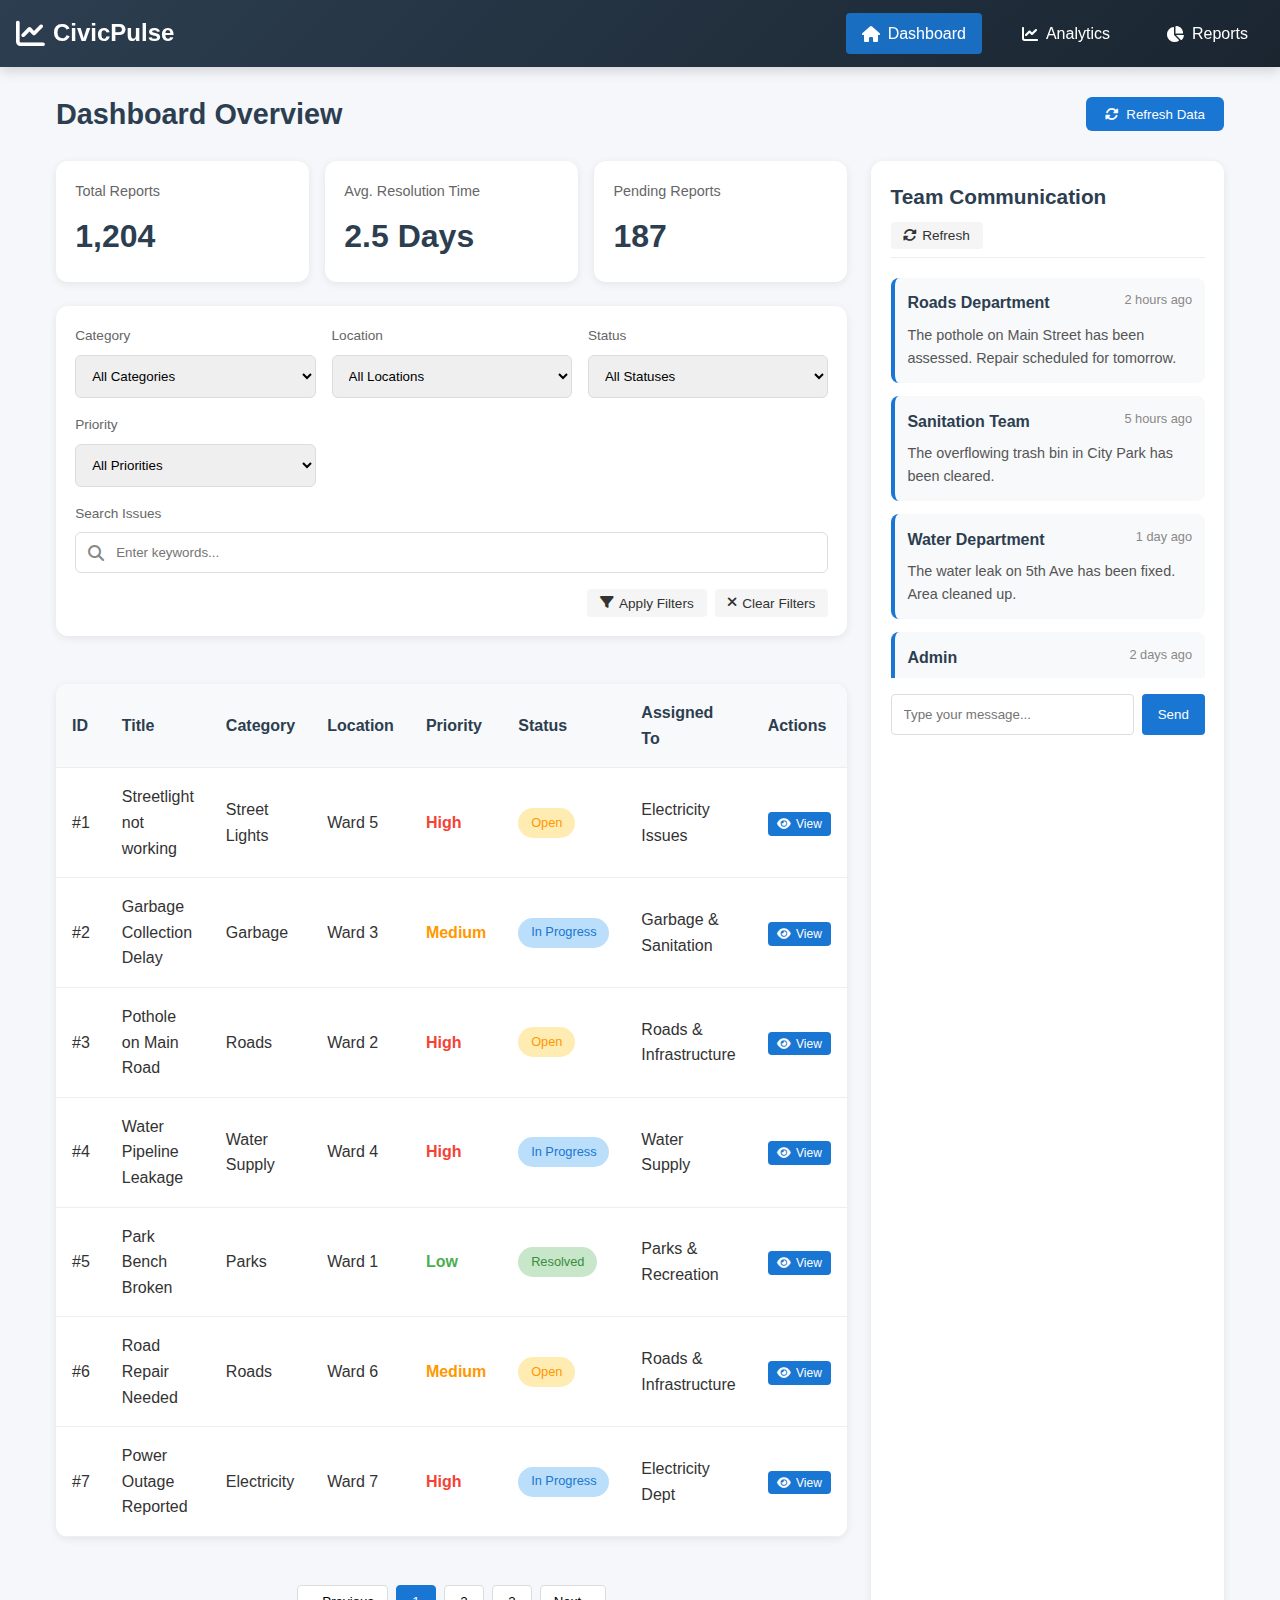
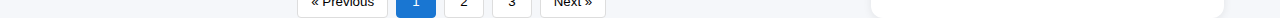
<file: issues.html>
<!DOCTYPE html>
<html lang="en">
<head>
    <meta charset="UTF-8">
    <meta name="viewport" content="width=device-width, initial-scale=1.0">
    <title>CivicPulse - Dashboard</title>
    <link rel="stylesheet" href="https://cdnjs.cloudflare.com/ajax/libs/font-awesome/6.4.0/css/all.min.css">
    <link rel="stylesheet" href="issues.css">
</head>
<body>
    <header class="header">
        <div class="logo-container">
            <div class="logo">
                <i class="fas fa-chart-line logo-icon"></i>
                <span>CivicPulse</span>
            </div>
        </div>
        
        <nav class="header-nav">
            <a href="index.html" class="header-nav-link active">
                <i class="fas fa-home"></i> <span>Dashboard</span>
            </a>
            <a href="analysis.html" class="header-nav-link">
                <i class="fas fa-chart-line"></i> <span>Analytics</span>
            </a>
            <a href="report.html" class="header-nav-link">
                <i class="fas fa-chart-pie"></i> <span>Reports</span>
            </a>
        </nav>
        
        <button class="mobile-menu-btn">
            <i class="fas fa-bars"></i>
        </button>
    </header>

    <div class="container">
        <div class="page-header">
            <h1 class="page-title">Dashboard Overview</h1>
            <button class="refresh-btn" onclick="refreshData()">
                <i class="fas fa-sync-alt"></i> Refresh Data
            </button>
        </div>

        <div class="dashboard-content">
            <div class="main-content">
                <div class="metrics-grid">
                    <div class="metric-card">
                        <div class="metric-label">Total Reports</div>
                        <div class="metric-value">1,204</div>
                    </div>
                    <div class="metric-card">
                        <div class="metric-label">Avg. Resolution Time</div>
                        <div class="metric-value">2.5 Days</div>
                    </div>
                    <div class="metric-card">
                        <div class="metric-label">Pending Reports</div>
                        <div class="metric-value">187</div>
                    </div>
                </div>

                <div class="filters-container">
                    <div class="filters-row">
                        <div class="filter-group">
                            <label class="filter-label">Category</label>
                            <select class="filter-select" id="categoryFilter">
                                <option value="">All Categories</option>
                                <option value="roads">Roads & Infrastructure</option>
                                <option value="garbage">Garbage & Sanitation</option>
                                <option value="water">Water Supply</option>
                                <option value="electricity">Electricity Issues</option>
                                <option value="parks">Parks & Recreation</option>
                            </select>
                        </div>

                        <div class="filter-group">
                            <label class="filter-label">Location</label>
                            <select class="filter-select" id="locationFilter">
                                <option value="">All Locations</option>
                                <option value="ward1">Ward 1</option>
                                <option value="ward2">Ward 2</option>
                                <option value="ward3">Ward 3</option>
                                <option value="ward4">Ward 4</option>
                                <option value="ward5">Ward 5</option>
                                <option value="ward6">Ward 6</option>
                                <option value="ward7">Ward 7</option>
                                <option value="ward8">Ward 8</option>
                            </select>
                        </div>

                        <div class="filter-group">
                            <label class="filter-label">Status</label>
                            <select class="filter-select" id="statusFilter">
                                <option value="">All Statuses</option>
                                <option value="open">Open</option>
                                <option value="in-progress">In Progress</option>
                                <option value="resolved">Resolved</option>
                            </select>
                        </div>

                        <div class="filter-group">
                            <label class="filter-label">Priority</label>
                            <select class="filter-select" id="priorityFilter">
                                <option value="">All Priorities</option>
                                <option value="high">High</option>
                                <option value="medium">Medium</option>
                                <option value="low">Low</option>
                            </select>
                        </div>

                        <div class="search-group">
                            <label class="filter-label">Search Issues</label>
                            <div class="search-container">
                                <i class="fas fa-search search-icon"></i>
                                <input type="text" class="search-input" id="searchInput" placeholder="Enter keywords...">
                            </div>
                        </div>
                    </div>

                    <div class="action-buttons">
                        <button class="action-btn btn-secondary" onclick="applyFilters()">
                            <i class="fas fa-filter"></i> Apply Filters
                        </button>
                        <button class="action-btn btn-secondary" onclick="clearFilters()">
                            <i class="fas fa-times"></i> Clear Filters
                        </button>
                    </div>
                </div>

                <div class="issues-table-container">
                    <table class="issues-table">
                        <thead>
                            <tr>
                                <th>ID</th>
                                <th>Title</th>
                                <th>Category</th>
                                <th>Location</th>
                                <th>Priority</th>
                                <th>Status</th>
                                <th>Assigned To</th>
                                <th>Actions</th>
                            </tr>
                        </thead>
                        <tbody id="issuesTableBody">
                            <tr data-category="street lights" data-location="ward5" data-priority="high" data-status="open">
                                <td>#1</td>
                                <td>Streetlight not working</td>
                                <td>Street Lights</td>
                                <td>Ward 5</td>
                                <td class="priority-high">High</td>
                                <td><span class="status-badge status-open">Open</span></td>
                                <td>Electricity Issues</td>
                                <td>
                                    <button class="action-btn btn-small btn-primary" onclick="viewDetails(1)">
                                        <i class="fas fa-eye"></i> View
                                    </button>
                                </td>
                            </tr>
                            <tr data-category="garbage" data-location="ward3" data-priority="medium" data-status="in-progress">
                                <td>#2</td>
                                <td>Garbage Collection Delay</td>
                                <td>Garbage</td>
                                <td>Ward 3</td>
                                <td class="priority-medium">Medium</td>
                                <td><span class="status-badge status-in-progress">In Progress</span></td>
                                <td>Garbage & Sanitation</td>
                                <td>
                                    <button class="action-btn btn-small btn-primary" onclick="viewDetails(2)">
                                        <i class="fas fa-eye"></i> View
                                    </button>
                                </td>
                            </tr>
                            <tr data-category="roads" data-location="ward2" data-priority="high" data-status="open">
                                <td>#3</td>
                                <td>Pothole on Main Road</td>
                                <td>Roads</td>
                                <td>Ward 2</td>
                                <td class="priority-high">High</td>
                                <td><span class="status-badge status-open">Open</span></td>
                                <td>Roads & Infrastructure</td>
                                <td>
                                    <button class="action-btn btn-small btn-primary" onclick="viewDetails(3)">
                                        <i class="fas fa-eye"></i> View
                                    </button>
                                </td>
                            </tr>
                            <tr data-category="water supply" data-location="ward4" data-priority="high" data-status="in-progress">
                                <td>#4</td>
                                <td>Water Pipeline Leakage</td>
                                <td>Water Supply</td>
                                <td>Ward 4</td>
                                <td class="priority-high">High</td>
                                <td><span class="status-badge status-in-progress">In Progress</span></td>
                                <td>Water Supply</td>
                                <td>
                                    <button class="action-btn btn-small btn-primary" onclick="viewDetails(4)">
                                        <i class="fas fa-eye"></i> View
                                    </button>
                                </td>
                            </tr>
                            <tr data-category="parks" data-location="ward1" data-priority="low" data-status="resolved">
                                <td>#5</td>
                                <td>Park Bench Broken</td>
                                <td>Parks</td>
                                <td>Ward 1</td>
                                <td class="priority-low">Low</td>
                                <td><span class="status-badge status-resolved">Resolved</span></td>
                                <td>Parks & Recreation</td>
                                <td>
                                    <button class="action-btn btn-small btn-primary" onclick="viewDetails(5)">
                                        <i class="fas fa-eye"></i> View
                                    </button>
                                </td>
                            </tr>
                            <tr data-category="roads" data-location="ward6" data-priority="medium" data-status="open">
                                <td>#6</td>
                                <td>Road Repair Needed</td>
                                <td>Roads</td>
                                <td>Ward 6</td>
                                <td class="priority-medium">Medium</td>
                                <td><span class="status-badge status-open">Open</span></td>
                                <td>Roads & Infrastructure</td>
                                <td>
                                    <button class="action-btn btn-small btn-primary" onclick="viewDetails(6)">
                                        <i class="fas fa-eye"></i> View
                                    </button>
                                </td>
                            </tr>
                            <tr data-category="electricity" data-location="ward7" data-priority="high" data-status="in-progress">
                                <td>#7</td>
                                <td>Power Outage Reported</td>
                                <td>Electricity</td>
                                <td>Ward 7</td>
                                <td class="priority-high">High</td>
                                <td><span class="status-badge status-in-progress">In Progress</span></td>
                                <td>Electricity Dept</td>
                                <td>
                                    <button class="action-btn btn-small btn-primary" onclick="viewDetails(7)">
                                        <i class="fas fa-eye"></i> View
                                    </button>
                                </td>
                            </tr>
                        </tbody>
                    </table>
                </div>

                <div class="pagination">
                    <button class="pagination-btn">&laquo; Previous</button>
                    <button class="pagination-btn active">1</button>
                    <button class="pagination-btn">2</button>
                    <button class="pagination-btn">3</button>
                    <button class="pagination-btn">Next &raquo;</button>
                </div>
            </div>

            <div class="communication-section">
                <div class="section-header">
                    <h3 class="section-title">Team Communication</h3>
                    <button class="action-btn btn-secondary" onclick="refreshMessages()">
                        <i class="fas fa-sync-alt"></i> Refresh
                    </button>
                </div>

                <div class="message-list" id="messageList">
                    <div class="message-item">
                        <div class="message-header">
                            <span class="message-sender">Roads Department</span>
                            <span class="message-time">2 hours ago</span>
                        </div>
                        <div class="message-content">
                            The pothole on Main Street has been assessed. Repair scheduled for tomorrow.
                        </div>
                    </div>
                    <div class="message-item">
                        <div class="message-header">
                            <span class="message-sender">Sanitation Team</span>
                            <span class="message-time">5 hours ago</span>
                        </div>
                        <div class="message-content">
                            The overflowing trash bin in City Park has been cleared.
                        </div>
                    </div>
                    <div class="message-item">
                        <div class="message-header">
                            <span class="message-sender">Water Department</span>
                            <span class="message-time">1 day ago</span>
                        </div>
                        <div class="message-content">
                            The water leak on 5th Ave has been fixed. Area cleaned up.
                        </div>
                    </div>
                    <div class="message-item">
                        <div class="message-header">
                            <span class="message-sender">Admin</span>
                            <span class="message-time">2 days ago</span>
                        </div>
                        <div class="message-content">
                            Team meeting scheduled for Friday at 10 AM to discuss priority issues.
                        </div>
                    </div>
                </div>

                <div class="send-message-form">
                    <input type="text" class="message-input" id="messageInput" placeholder="Type your message...">
                    <button class="send-btn" onclick="sendMessage()">Send</button>
                </div>
            </div>
        </div>
    </div>
    <script src="issues.js"></script>
</body>
</html>
</file>
<file: issues.css>
* {
            margin: 0;
            padding: 0;
            box-sizing: border-box;
        }

        body {
            font-family: 'Segoe UI', Tahoma, Geneva, Verdana, sans-serif;
            background-color: #f5f7fa;
            color: #333;
            line-height: 1.6;
        }

        .header {
            background: linear-gradient(135deg, #2c3e50 0%, #1a2530 100%);
            padding: 0.8rem 1rem;
            box-shadow: 0 4px 12px rgba(0,0,0,0.15);
            display: flex;
            justify-content: space-between;
            align-items: center;
            margin-bottom: 1.5rem;
            position: sticky;
            top: 0;
            z-index: 1000;
        }

        .logo-container {
            display: flex;
            align-items: center;
            gap: 0.8rem;
        }

        .logo {
            font-size: 1.5rem;
            font-weight: 700;
            color: white;
            display: flex;
            align-items: center;
            gap: 0.5rem;
        }

        .logo-icon {
            font-size: 1.8rem;
            animation: pulse 2s infinite;
        }

        @keyframes pulse {
            0% { transform: scale(1); }
            50% { transform: scale(1.05); }
            100% { transform: scale(1); }
        }

        .header-nav {
            display: flex;
            gap: 1.5rem;
            align-items: center;
        }

        .header-nav-link {
            color: white;
            text-decoration: none;
            font-weight: 500;
            padding: 0.5rem 1rem;
            border-radius: 4px;
            transition: background-color 0.3s ease;
            display: flex;
            align-items: center;
            gap: 0.5rem;
        }

        .header-nav-link:hover {
            background-color: rgba(255, 255, 255, 0.1);
        }

        .header-nav-link.active {
            background-color: rgba(25, 118, 210, 0.9);
        }

        .container {
            max-width: 1200px;
            margin: 0 auto;
            padding: 0 1rem;
        }

        .page-header {
            display: flex;
            justify-content: space-between;
            align-items: center;
            margin-bottom: 1.5rem;
            flex-wrap: wrap;
            gap: 1rem;
        }

        .page-title {
            font-size: 1.8rem;
            font-weight: 700;
            color: #2c3e50;
        }

        .refresh-btn {
            background: #1976d2;
            color: white;
            border: none;
            padding: 0.6rem 1.2rem;
            border-radius: 6px;
            cursor: pointer;
            display: flex;
            align-items: center;
            gap: 0.5rem;
            transition: all 0.3s ease;
            white-space: nowrap;
        }

        .refresh-btn:hover {
            background: #1565c0;
            box-shadow: 0 2px 8px rgba(25, 118, 210, 0.4);
        }

        .dashboard-content {
            display: grid;
            grid-template-columns: 2fr 1fr;
            gap: 1.5rem;
        }

        .main-content {
            display: flex;
            flex-direction: column;
            gap: 1.5rem;
        }

        .metrics-grid {
            display: grid;
            grid-template-columns: repeat(auto-fit, minmax(200px, 1fr));
            gap: 1rem;
        }

        .metric-card {
            background: white;
            padding: 1.2rem;
            border-radius: 12px;
            box-shadow: 0 2px 8px rgba(0,0,0,0.08);
            transition: transform 0.2s ease;
        }

        .metric-card:hover {
            transform: translateY(-2px);
        }

        .metric-label {
            font-size: 0.9rem;
            color: #666;
            margin-bottom: 0.5rem;
        }

        .metric-value {
            font-size: 2rem;
            font-weight: 700;
            color: #2c3e50;
        }

        .issues-table-container {
            background: white;
            border-radius: 12px;
            box-shadow: 0 2px 8px rgba(0,0,0,0.08);
            overflow: hidden;
            width: 100%;
            overflow-x: auto;
        }

        .issues-table {
            width: 100%;
            border-collapse: collapse;
            min-width: 700px;
        }

        .issues-table th, .issues-table td {
            padding: 1rem;
            text-align: left;
            border-bottom: 1px solid #eee;
        }

        .issues-table th {
            background-color: #f8f9fa;
            font-weight: 600;
            color: #2c3e50;
            position: sticky;
            top: 0;
        }

        .issues-table tr:hover {
            background-color: #f8f9fa;
        }

        .status-badge {
            padding: 0.3rem 0.8rem;
            border-radius: 20px;
            font-size: 0.8rem;
            font-weight: 500;
            display: inline-block;
            white-space: nowrap;
        }

        .status-open {
            background-color: #ffecb3;
            color: #ff9800;
        }

        .status-in-progress {
            background-color: #bbdefb;
            color: #1976d2;
        }

        .status-resolved {
            background-color: #c8e6c9;
            color: #388e3c;
        }

        .priority-high {
            color: #f44336;
            font-weight: 600;
        }

        .priority-medium {
            color: #ff9800;
            font-weight: 600;
        }

        .priority-low {
            color: #4caf50;
            font-weight: 600;
        }

        .action-btn {
            padding: 0.4rem 0.8rem;
            border: none;
            border-radius: 4px;
            cursor: pointer;
            font-size: 0.85rem;
            transition: all 0.2s ease;
            display: inline-flex;
            align-items: center;
            gap: 0.3rem;
            white-space: nowrap;
        }

        .btn-small {
            padding: 0.3rem 0.6rem;
            font-size: 0.75rem;
        }

        .btn-primary {
            background: #1976d2;
            color: white;
        }

        .btn-primary:hover {
            background: #1565c0;
        }

        .btn-secondary {
            background: #f5f5f5;
            color: #333;
        }

        .btn-secondary:hover {
            background: #e0e0e0;
        }

        .communication-section {
            background: white;
            border-radius: 12px;
            box-shadow: 0 2px 8px rgba(0,0,0,0.08);
            padding: 1.2rem;
            display: flex;
            flex-direction: column;
            height: 100%;
        }

        .section-header {
            display: flex;
            justify-content: space-between;
            align-items: center;
            margin-bottom: 1.2rem;
            padding-bottom: 0.5rem;
            border-bottom: 1px solid #eee;
            flex-wrap: wrap;
            gap: 0.5rem;
        }

        .section-title {
            font-size: 1.3rem;
            font-weight: 600;
            color: #2c3e50;
        }

        .message-list {
            flex: 1;
            overflow-y: auto;
            max-height: 400px;
            margin-bottom: 1rem;
        }

        .message-item {
            padding: 0.8rem;
            border-radius: 8px;
            margin-bottom: 0.8rem;
            background: #f8f9fa;
            border-left: 4px solid #1976d2;
        }

        .message-header {
            display: flex;
            justify-content: space-between;
            margin-bottom: 0.5rem;
            flex-wrap: wrap;
            gap: 0.5rem;
        }

        .message-sender {
            font-weight: 600;
            color: #2c3e50;
        }

        .message-time {
            font-size: 0.8rem;
            color: #888;
        }

        .message-content {
            color: #555;
            font-size: 0.9rem;
        }

        .send-message-form {
            display: flex;
            gap: 0.5rem;
        }

        .message-input {
            flex: 1;
            padding: 0.75rem;
            border: 1px solid #ddd;
            border-radius: 4px;
            font-family: inherit;
            min-width: 0;
        }

        .send-btn {
            padding: 0.75rem 1rem;
            background-color: #1976d2;
            color: white;
            border: none;
            border-radius: 4px;
            cursor: pointer;
            white-space: nowrap;
        }

        .filters-container {
            background: white;
            padding: 1.2rem;
            border-radius: 12px;
            box-shadow: 0 2px 8px rgba(0,0,0,0.08);
            margin-bottom: 1.5rem;
        }

        .filters-row {
            display: grid;
            grid-template-columns: repeat(auto-fit, minmax(200px, 1fr));
            gap: 1rem;
            margin-bottom: 1rem;
        }

        .filter-group {
            display: flex;
            flex-direction: column;
            gap: 0.5rem;
        }

        .filter-label {
            font-size: 0.85rem;
            color: #666;
            font-weight: 500;
        }

        .filter-select, .filter-input {
            padding: 0.75rem;
            border: 1px solid #ddd;
            border-radius: 6px;
            font-family: inherit;
            width: 100%;
        }

        .search-group {
            display: flex;
            flex-direction: column;
            gap: 0.5rem;
            position: relative;
            grid-column: 1 / -1;
        }

        .search-container {
            position: relative;
            width: 100%;
        }

        .search-input {
            width: 100%;
            padding: 0.75rem 1rem 0.75rem 2.5rem;
            border: 1px solid #ddd;
            border-radius: 6px;
        }

        .search-icon {
            position: absolute;
            left: 0.8rem;
            top: 50%;
            transform: translateY(-50%);
            color: #888;
            z-index: 1;
        }

        .action-buttons {
            display: flex;
            gap: 0.5rem;
            justify-content: flex-end;
            flex-wrap: wrap;
            grid-column: 1 / -1;
        }

        .pagination {
            display: flex;
            justify-content: center;
            gap: 0.5rem;
            margin-top: 1.5rem;
            flex-wrap: wrap;
        }

        .pagination-btn {
            padding: 0.5rem 0.8rem;
            border: 1px solid #ddd;
            background: white;
            border-radius: 4px;
            cursor: pointer;
            transition: all 0.2s ease;
            min-width: 40px;
        }

        .pagination-btn:hover {
            background: #f5f5f5;
        }

        .pagination-btn.active {
            background: #1976d2;
            color: white;
            border-color: #1976d2;
        }

        /* Mobile menu */
        .mobile-menu-btn {
            display: none;
            background: none;
            border: none;
            color: white;
            font-size: 1.5rem;
            cursor: pointer;
        }

        /* Responsive styles */
        @media (max-width: 992px) {
            .dashboard-content {
                grid-template-columns: 1fr;
            }
            
            .communication-section {
                order: -1;
                margin-bottom: 1.5rem;
            }
        }

        @media (max-width: 768px) {
            .header {
                padding: 0.8rem;
                flex-wrap: wrap;
            }
            
            .header-nav {
                display: none;
                width: 100%;
                flex-direction: column;
                gap: 0.5rem;
                margin-top: 1rem;
            }
            
            .header-nav.mobile-open {
                display: flex;
            }
            
            .page-title {
                font-size: 1.5rem;
            }
            
            .metrics-grid {
                grid-template-columns: 1fr;
            }
            
            .filters-row {
                grid-template-columns: 1fr;
            }
            
            .mobile-menu-btn {
                display: block;
            }
            
            .action-buttons {
                justify-content: stretch;
            }
            
            .action-buttons button {
                flex: 1;
                justify-content: center;
            }
        }

        @media (max-width: 480px) {
            .page-header {
                flex-direction: column;
                align-items: flex-start;
            }
            
            .refresh-btn {
                width: 100%;
                justify-content: center;
            }
            
            .message-header {
                flex-direction: column;
                gap: 0.2rem;
            }
            
            .send-message-form {
                flex-direction: column;
            }
            
            .pagination {
                gap: 0.3rem;
            }
            
            .pagination-btn {
                padding: 0.4rem 0.6rem;
                min-width: 35px;
            }
            
            .header-nav-link {
                padding: 0.8rem 1rem;
                justify-content: center;
            }
            
            .header-nav-link span {
                display: none;
            }
            
            .header-nav-link i {
                margin-right: 0;
                font-size: 1.2rem;
            }
        }

        /* Notification styles */
        .notification {
            position: fixed;
            bottom: 20px;
            right: 20px;
            padding: 12px 20px;
            border-radius: 4px;
            color: white;
            z-index: 10000;
            box-shadow: 0 4px 12px rgba(0,0,0,0.15);
            animation: fadeIn 0.3s ease-in-out;
        }
        
        .notification.success {
            background: #4caf50;
        }
        
        .notification.error {
            background: #f44336;
        }
        
        .notification.info {
            background: #2196f3;
        }
        
        @keyframes fadeIn {
            from { opacity: 0; transform: translateY(20px); }
            to { opacity: 1; transform: translateY(0); }
        }
        
        @keyframes fadeOut {
            from { opacity: 1; transform: translateY(0); }
            to { opacity: 0; transform: translateY(20px); }
        }
</file>
